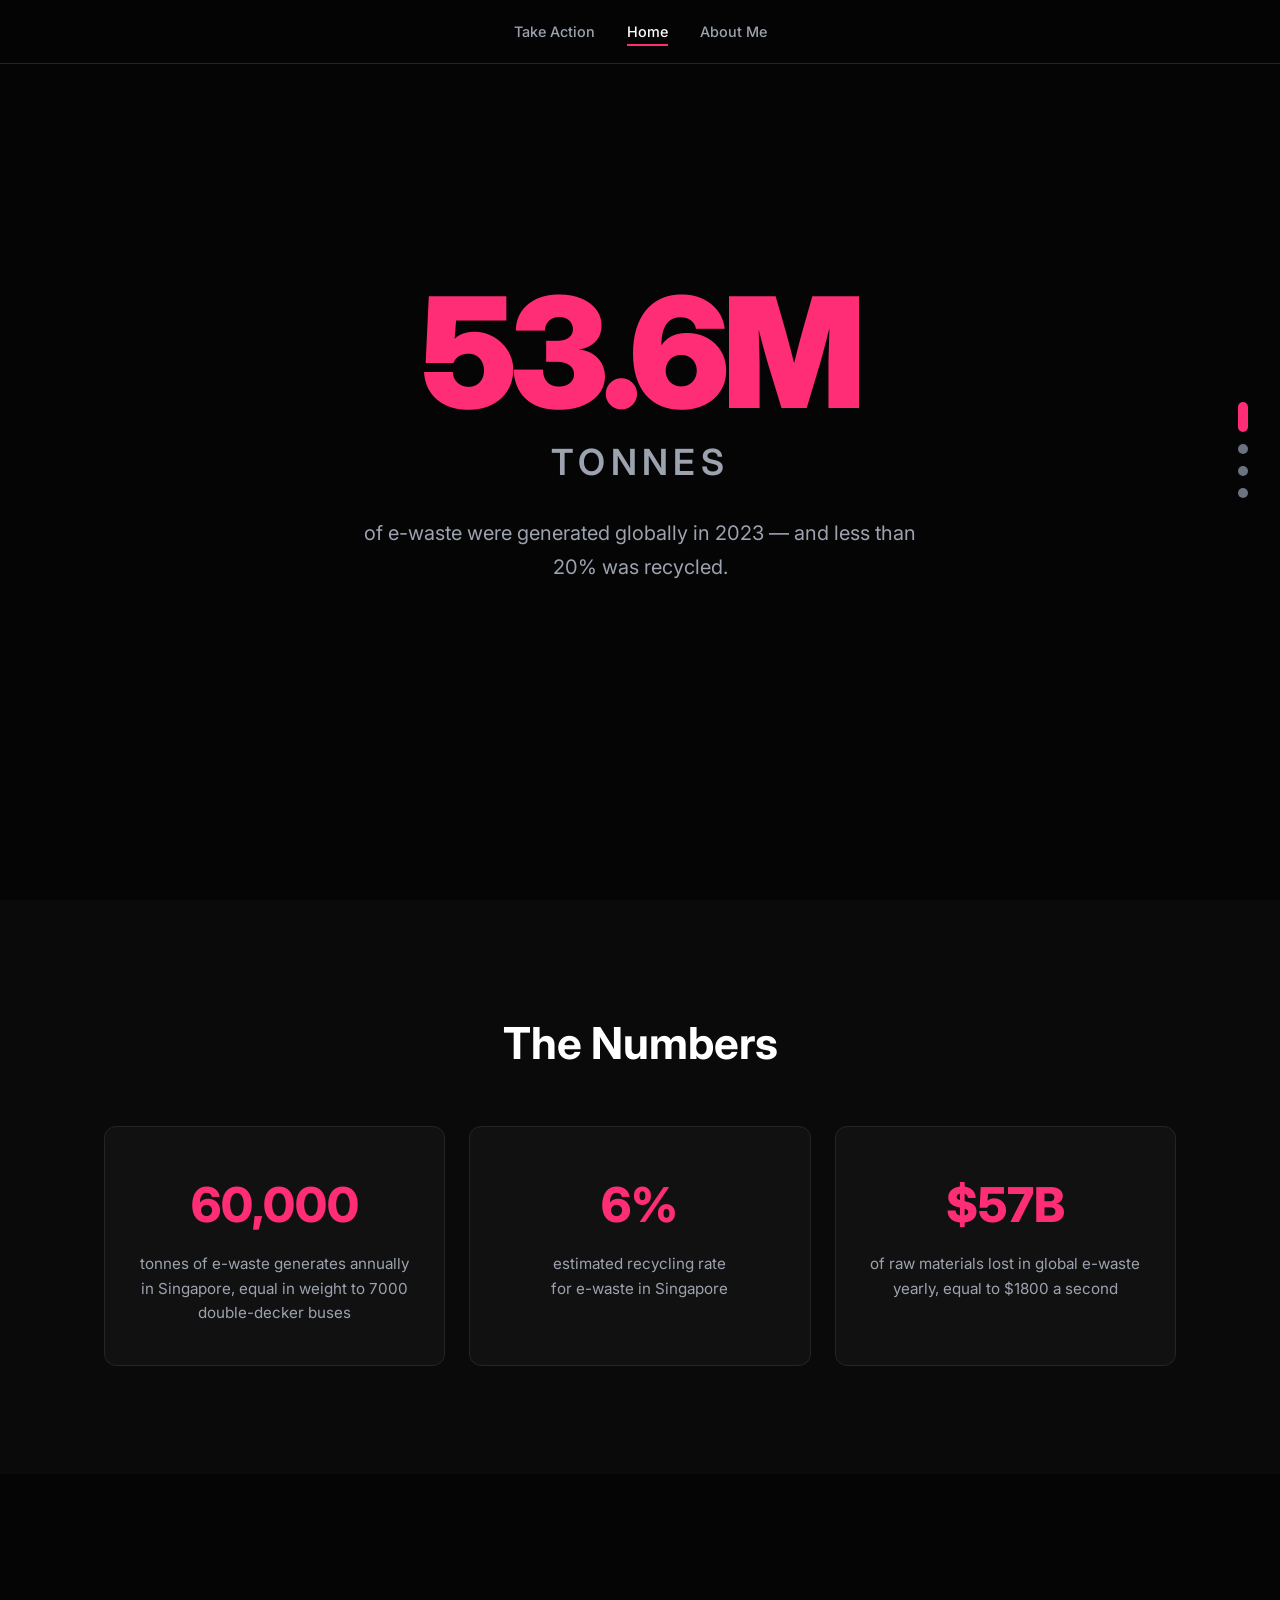
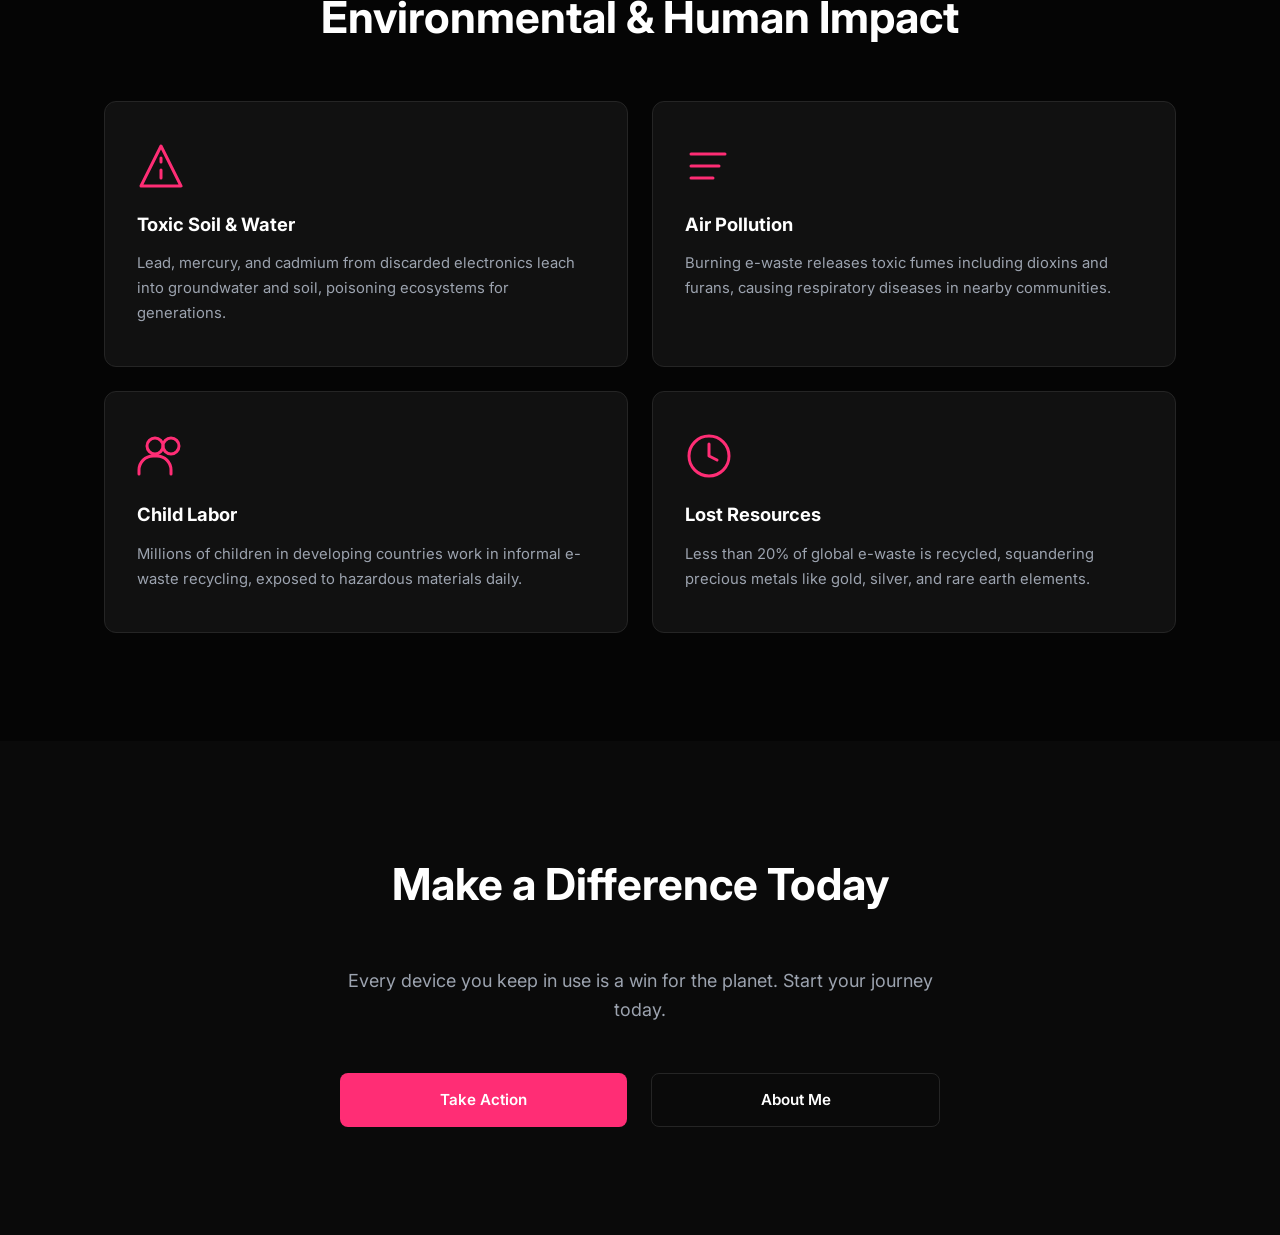
<file: index.html>
<!doctype html>
<html lang="en">
  <head>
    <meta charset="UTF-8" />
    <meta name="viewport" content="width=device-width, initial-scale=1.0" />
    <title>E-Waste</title>
    <link rel="stylesheet" href="styles/style.css" />
  </head>
  <body>
    <!-- ===== navbar ===== -->
    <nav class="navbar">
      <div class="nav-container">
        <ul class="nav-links" id="navLinks">
          <li><a href="pages/action.html" class="nav-link">Take Action</a></li>
          <li><a href="index.html" class="nav-link active">Home</a></li>
          <li><a href="pages/about.html" class="nav-link">About Me</a></li>
        </ul>
      </div>
    </nav>

    <main>
      <!-- ===== hero section ===== -->
      <section class="hero hero-home" id="hero">
        <div class="stat-hero">
          <span class="stat-number">53.6M</span>
          <span class="stat-unit">tonnes</span>
        </div>
        <p class="stat-description">
          of e-waste were generated globally in 2023 — and less than 20% was
          recycled.
        </p>
      </section>

      <!-- ===== stats (chatgpt) ===== -->
      <section class="section stats-section" id="stats">
        <div class="container">
          <h2 class="section-title">The Numbers</h2>
          <div class="stats-grid">
            <div class="stat-card">
              <h3 class="stat-card-number">60,000</h3>
              <p class="stat-card-label">
                tonnes of e-waste generates annually in Singapore, equal in
                weight to 7000 double-decker buses
              </p>
            </div>
            <div class="stat-card">
              <h3 class="stat-card-number">6%</h3>
              <p class="stat-card-label">
                estimated recycling rate<br />for e-waste in Singapore
              </p>
            </div>
            <div class="stat-card">
              <h3 class="stat-card-number">$57B</h3>
              <p class="stat-card-label">
                of raw materials lost in global e-waste yearly, equal to $1800 a
                second
              </p>
            </div>
          </div>
        </div>
      </section>

      <!-- ===== highlight environmental and human impact ===== -->
      <section class="section impact-section" id="impact">
        <div class="container">
          <h2 class="section-title">Environmental & Human Impact</h2>
          <div class="impact-grid">
            <div class="impact-card">
              <div class="card-icon">
                <!-- warning symbol -->
                <svg
                  viewBox="0 0 24 24"
                  fill="none"
                  stroke="currentColor"
                  stroke-width="1.5"
                  stroke-linecap="round"
                  stroke-linejoin="round"
                >
                  <path d="M2 22L12 2l10 20H2z" />
                  <path d="M12 18v-4" />
                  <path d="M12 10v-2" />
                </svg>
              </div>
              <h3>Toxic Soil & Water</h3>
              <p>
                Lead, mercury, and cadmium from discarded electronics leach into
                groundwater and soil, poisoning ecosystems for generations.
              </p>
            </div>
            <div class="impact-card">
              <div class="card-icon">
                <!-- air symbol -->
                <svg
                  viewBox="0 0 24 24"
                  fill="none"
                  stroke="currentColor"
                  stroke-width="1.5"
                  stroke-linecap="round"
                  stroke-linejoin="round"
                >
                  <path d="M3 12h14" />
                  <path d="M3 18h11" />
                  <path d="M3 6h17" />
                </svg>
              </div>
              <h3>Air Pollution</h3>
              <p>
                Burning e-waste releases toxic fumes including dioxins and
                furans, causing respiratory diseases in nearby communities.
              </p>
            </div>
            <div class="impact-card">
              <div class="card-icon">
                <!-- people icon -->
                <svg
                  viewBox="0 0 24 24"
                  fill="none"
                  stroke="currentColor"
                  stroke-width="1.5"
                  stroke-linecap="round"
                  stroke-linejoin="round"
                >
                  <circle cx="9" cy="7" r="4" />
                  <path d="M1 21v-2a7 7 0 0 1 7-7h2a7 7 0 0 1 7 7v2" />
                  <circle cx="17" cy="7" r="4" />
                </svg>
              </div>
              <h3>Child Labor</h3>
              <p>
                Millions of children in developing countries work in informal
                e-waste recycling, exposed to hazardous materials daily.
              </p>
            </div>
            <div class="impact-card">
              <div class="card-icon">
                <!-- time icon -->
                <svg
                  viewBox="0 0 24 24"
                  fill="none"
                  stroke="currentColor"
                  stroke-width="1.5"
                  stroke-linecap="round"
                  stroke-linejoin="round"
                >
                  <circle cx="12" cy="12" r="10" />
                  <path d="M12 6v6l4 2" />
                </svg>
              </div>
              <h3>Lost Resources</h3>
              <p>
                Less than 20% of global e-waste is recycled, squandering
                precious metals like gold, silver, and rare earth elements.
              </p>
            </div>
          </div>
        </div>
      </section>

      <!-- ===== call to action ===== -->
      <section class="section cta-section" id="cta">
        <div class="container">
          <div class="cta-content">
            <h2 class="section-title">Make a Difference Today</h2>
            <p class="section-subtitle">
              Every device you keep in use is a win for the planet. Start your
              journey today.
            </p>
            <div class="cta-buttons">
              <a href="pages/action.html" class="btn btn-primary"
                >Take Action</a
              >
              <a href="pages/about.html" class="btn btn-secondary">About Me</a>
            </div>
          </div>
        </div>
      </section>
      <nav class="section-dots" aria-label="Section navigation">
        <a href="#hero" class="dot active"></a>
        <a href="#stats" class="dot"></a>
        <a href="#impact" class="dot"></a>
        <a href="#cta" class="dot"></a>
      </nav>
    </main>

    <script src="scripts/main.js"></script>
  </body>
</html>
</file>
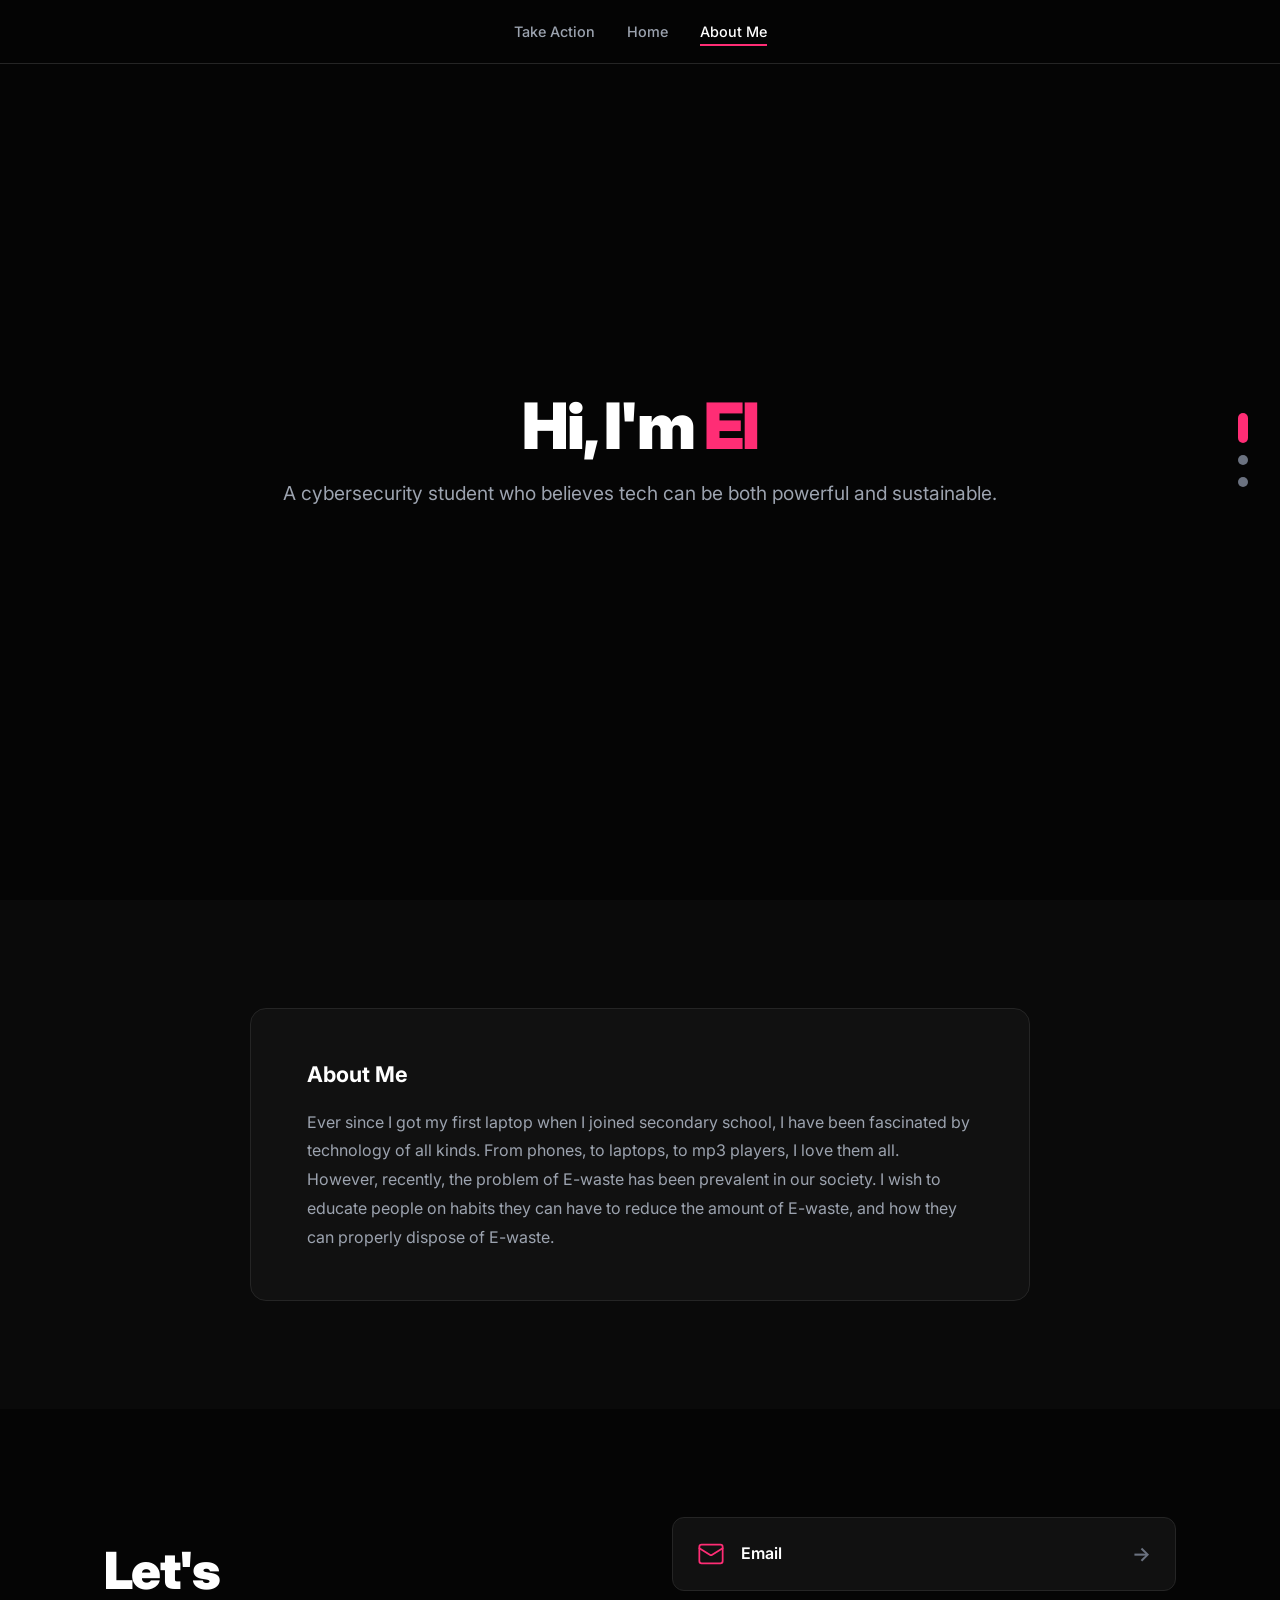
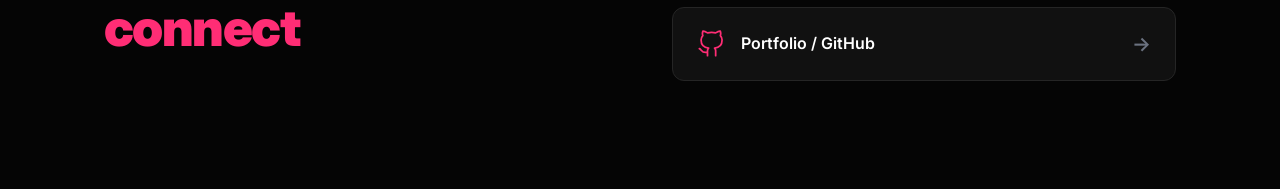
<file: pages/about.html>
<!doctype html>
<html lang="en">
  <head>
    <meta charset="UTF-8" />
    <meta name="viewport" content="width=device-width, initial-scale=1.0" />
    <title>E-Waste</title>
    <link rel="stylesheet" href="../styles/style.css" />
  </head>
  <body>
    <!-- ===== navbar ===== -->
    <nav class="navbar">
      <div class="nav-container">
        <ul class="nav-links" id="navLinks">
          <li><a href="action.html" class="nav-link">Take Action</a></li>
          <li><a href="../index.html" class="nav-link">Home</a></li>
          <li><a href="about.html" class="nav-link active">About Me</a></li>
        </ul>
      </div>
    </nav>

    <main>
      <!-- ===== intro ===== -->
      <section class="hero-about" id="hero">
        <div class="about-hero-text">
          <h1>Hi, I'm <span class="highlight">El</span></h1>
          <p class="tagline">
            A cybersecurity student who believes tech can be both powerful and
            sustainable.
          </p>
        </div>
      </section>

      <!-- about me -->
      <section class="section beliefs-section" id="beliefs">
        <div class="beliefs-card">
          <h2>About Me</h2>
          <p>
            Ever since I got my first laptop when I joined secondary school, I
            have been fascinated by technology of all kinds. From phones, to
            laptops, to mp3 players, I love them all. However, recently, the
            problem of E-waste has been prevalent in our society. I wish to
            educate people on habits they can have to reduce the amount of
            E-waste, and how they can properly dispose of E-waste.
          </p>
        </div>
      </section>

      <!-- ===== contact me ===== -->
      <section class="section contact-section" id="contact">
        <div class="container">
          <div class="contact-grid">
            <div class="contact-left">
              <h2>Let's<br /><span class="highlight">connect</span></h2>
            </div>
            <div class="contact-right">
              <!-- email -->
              <a href="mailto:fxg4@icloud.com" class="contact-link">
                <span class="link-icon">
                  <!-- email icon -->
                  <svg
                    viewBox="0 0 24 24"
                    fill="none"
                    stroke="currentColor"
                    stroke-width="1.5"
                    stroke-linecap="round"
                    stroke-linejoin="round"
                  >
                    <rect x="2" y="4" width="20" height="16" rx="2" />
                    <path d="m22 7-8.97 5.7a1.94 1.94 0 0 1-2.06 0L2 7" />
                  </svg>
                </span>
                Email
                <span class="link-arrow">&rarr;</span>
              </a>

              <!-- github -->
              <a
                href="https://github.com/ellipticobj"
                target="_blank"
                rel="noopener noreferrer"
                class="contact-link"
              >
                <span class="link-icon">
                  <!-- github icon -->
                  <svg
                    viewBox="0 0 24 24"
                    fill="none"
                    stroke="currentColor"
                    stroke-width="1.5"
                    stroke-linecap="round"
                    stroke-linejoin="round"
                  >
                    <path
                      d="M9 19c-5 1.5-5-2.5-7-3m14 6v-3.87a3.37 3.37 0 0 0-.94-2.61c3.14-.35 6.44-1.54 6.44-7A5.44 5.44 0 0 0 20 4.77 5.07 5.07 0 0 0 19.91 1S18.73.65 16 2.48a13.38 13.38 0 0 0-7 0C6.27.65 5.09 1 5.09 1A5.07 5.07 0 0 0 5 4.77a5.44 5.44 0 0 0-1.5 3.78c0 5.42 3.3 6.61 6.44 7A3.37 3.37 0 0 0 9 18.13V22"
                    />
                  </svg>
                </span>
                Portfolio / GitHub
                <span class="link-arrow">&rarr;</span>
              </a>
            </div>
          </div>
        </div>
      </section>
      <nav class="section-dots" aria-label="Section navigation">
        <a href="#hero" class="dot active"></a>
        <a href="#beliefs" class="dot"></a>
        <a href="#contact" class="dot"></a>
      </nav>
    </main>

    <script src="../scripts/main.js"></script>
  </body>
</html>
</file>
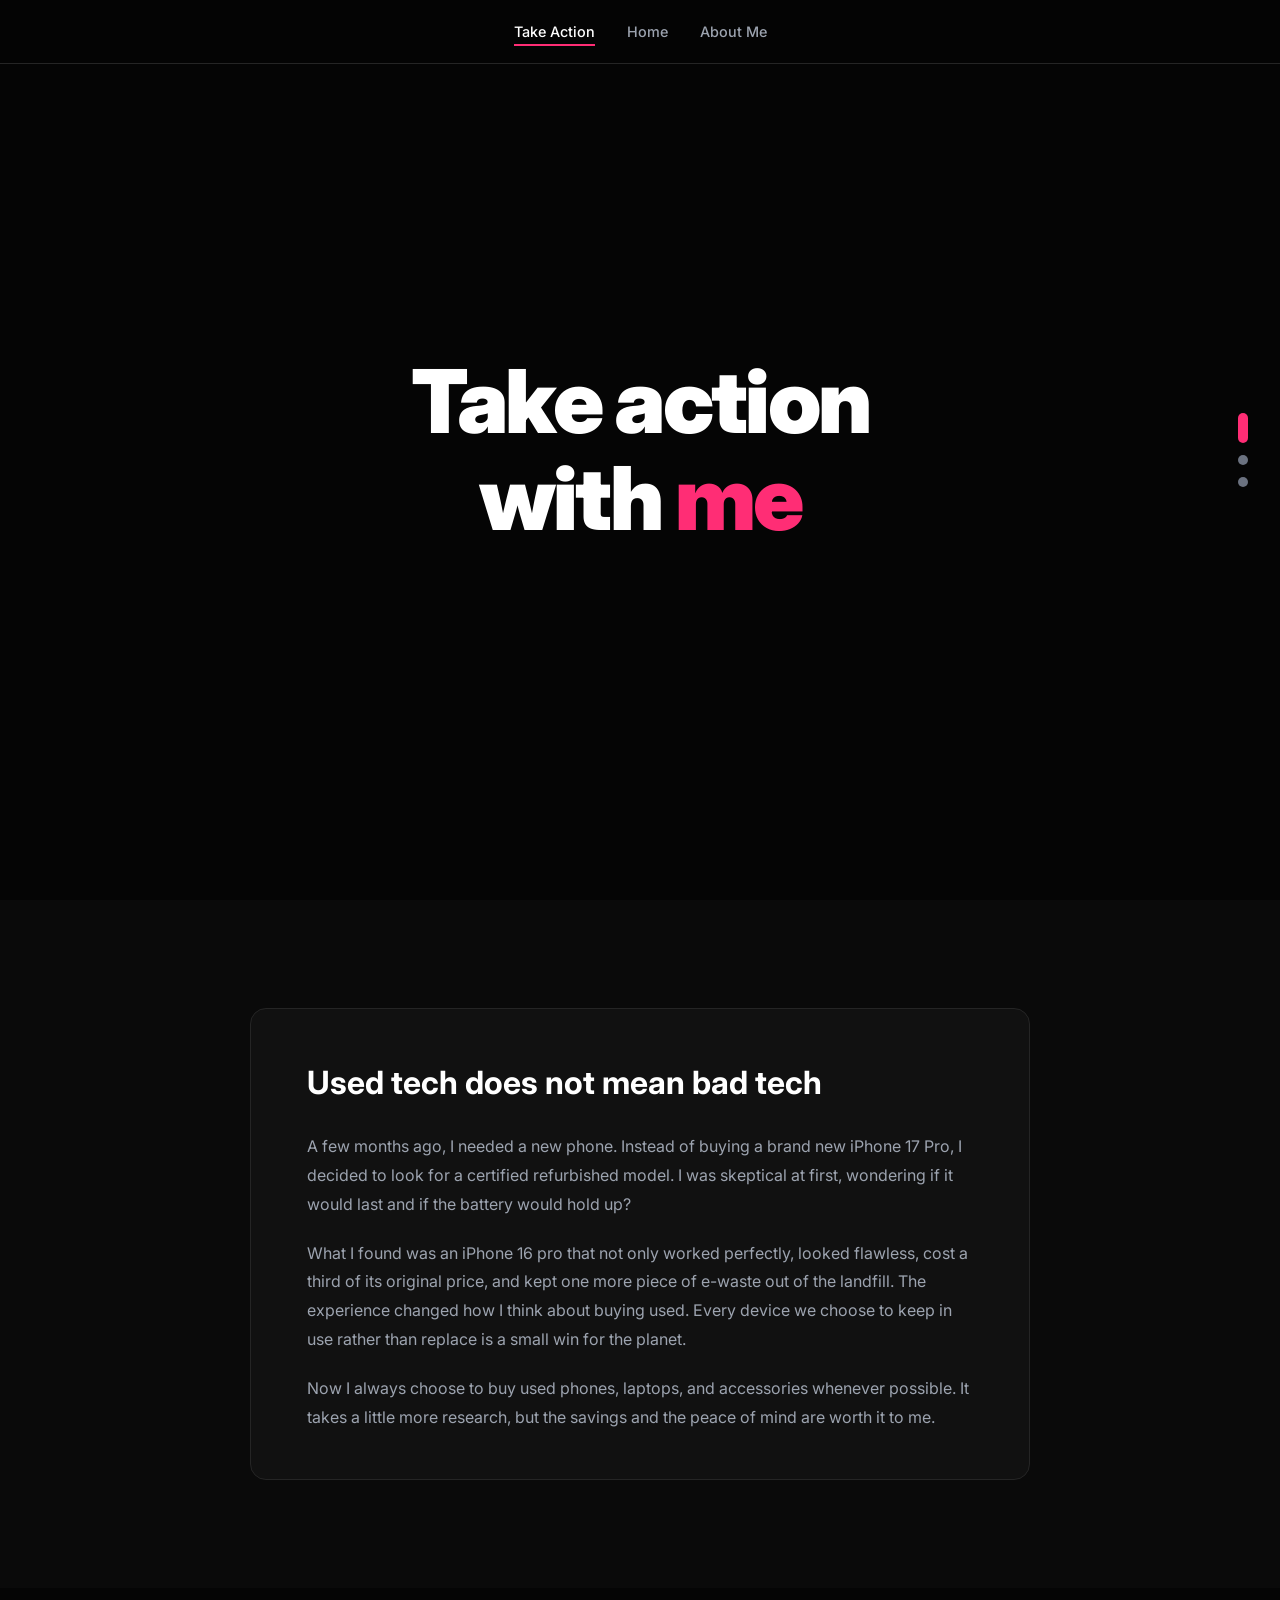
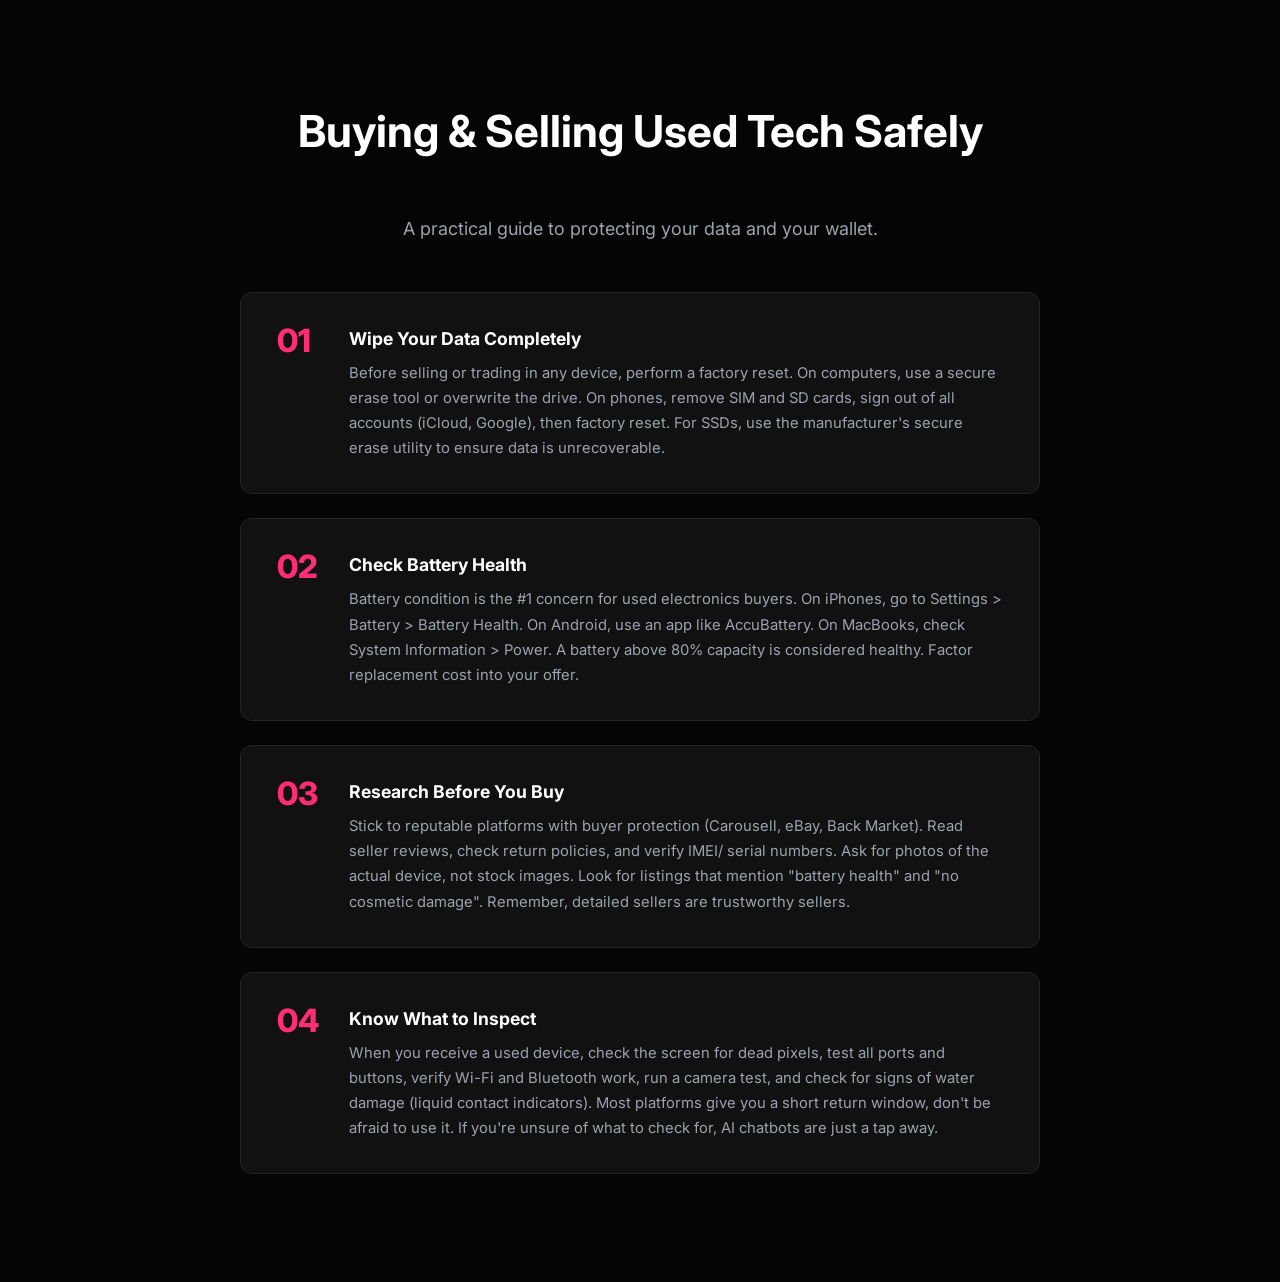
<file: pages/action.html>
<!doctype html>
<html lang="en">
  <head>
    <meta charset="UTF-8" />
    <meta name="viewport" content="width=device-width, initial-scale=1.0" />
    <title>Take Action — E-Waste Awareness</title>
    <meta
      name="description"
      content="Practical steps to reduce your e-waste footprint: my story and a guide to buying and selling used tech safely."
    />
    <link rel="stylesheet" href="../styles/style.css" />
  </head>
  <body>
    <!-- ===== navbar ===== -->
    <nav class="navbar">
      <div class="nav-container">
        <ul class="nav-links" id="navLinks">
          <li><a href="action.html" class="nav-link active">Take Action</a></li>
          <li><a href="../index.html" class="nav-link">Home</a></li>
          <li><a href="about.html" class="nav-link">About Me</a></li>
        </ul>
      </div>
    </nav>

    <main>
      <!-- ===== hero section ===== -->
      <section class="hero hero-action" id="hero">
        <h1>Take action<br />with <span class="highlight">me</span></h1>
      </section>

      <!-- ===== === -->
      <section class="section story-section" id="story">
        <div class="story-card">
          <h2>Used tech does not mean bad tech</h2>
          <p>
            A few months ago, I needed a new phone. Instead of buying a brand
            new iPhone 17 Pro, I decided to look for a certified refurbished
            model. I was skeptical at first, wondering if it would last and if
            the battery would hold up?
          </p>
          <p>
            What I found was an iPhone 16 pro that not only worked perfectly,
            looked flawless, cost a third of its original price, and kept one
            more piece of e-waste out of the landfill. The experience changed
            how I think about buying used. Every device we choose to keep in use
            rather than replace is a small win for the planet.
          </p>
          <p>
            Now I always choose to buy used phones, laptops, and accessories
            whenever possible. It takes a little more research, but the savings
            and the peace of mind are worth it to me.
          </p>
        </div>
      </section>

      <!-- ===== guide ===== -->
      <section class="section guide-section" id="guide">
        <div class="container">
          <h2 class="section-title">Buying & Selling Used Tech Safely</h2>
          <p class="section-subtitle">
            A practical guide to protecting your data and your wallet.
          </p>
          <div class="guide-grid">
            <div class="guide-card">
              <span class="guide-number">01</span>
              <div class="guide-content">
                <h3>Wipe Your Data Completely</h3>
                <p>
                  Before selling or trading in any device, perform a factory
                  reset. On computers, use a secure erase tool or overwrite the
                  drive. On phones, remove SIM and SD cards, sign out of all
                  accounts (iCloud, Google), then factory reset. For SSDs, use
                  the manufacturer's secure erase utility to ensure data is
                  unrecoverable.
                </p>
              </div>
            </div>
            <div class="guide-card">
              <span class="guide-number">02</span>
              <div class="guide-content">
                <h3>Check Battery Health</h3>
                <p>
                  Battery condition is the #1 concern for used electronics
                  buyers. On iPhones, go to Settings > Battery > Battery Health.
                  On Android, use an app like AccuBattery. On MacBooks, check
                  System Information > Power. A battery above 80% capacity is
                  considered healthy. Factor replacement cost into your offer.
                </p>
              </div>
            </div>
            <div class="guide-card">
              <span class="guide-number">03</span>
              <div class="guide-content">
                <h3>Research Before You Buy</h3>
                <p>
                  Stick to reputable platforms with buyer protection (Carousell,
                  eBay, Back Market). Read seller reviews, check return
                  policies, and verify IMEI/ serial numbers. Ask for photos of
                  the actual device, not stock images. Look for listings that
                  mention "battery health" and "no cosmetic damage". Remember,
                  detailed sellers are trustworthy sellers.
                </p>
              </div>
            </div>
            <div class="guide-card">
              <span class="guide-number">04</span>
              <div class="guide-content">
                <h3>Know What to Inspect</h3>
                <p>
                  When you receive a used device, check the screen for dead
                  pixels, test all ports and buttons, verify Wi-Fi and Bluetooth
                  work, run a camera test, and check for signs of water damage
                  (liquid contact indicators). Most platforms give you a short
                  return window, don't be afraid to use it. If you're unsure of
                  what to check for, AI chatbots are just a tap away.
                </p>
              </div>
            </div>
          </div>
        </div>
      </section>
      <nav class="section-dots" aria-label="Section navigation">
        <a href="#hero" class="dot active"></a>
        <a href="#story" class="dot"></a>
        <a href="#guide" class="dot"></a>
      </nav>
    </main>

    <script src="../scripts/main.js"></script>
  </body>
</html>
</file>
<file: styles/style.css>
@import url("https://fonts.googleapis.com/css2?family=Inter:wght@500;600;700;800;900&display=swap");

/* Design tokens */
:root {
  --black: #050505; /* main background */
  --dark-gray: #0a0a0a; /* section background */
  --mid-gray: #111111; /* card background */
  --border-gray: #252525; /* borders */
  --text-primary: #ffffff; /* headings, body text */
  --text-secondary: #9ca3af; /* captions, descriptions */
  --text-muted: #6b7280; /* low-emphasis elements */
  --accent: #ff2d75; /* accent color */
  --font-sans: "Inter", sans-serif;
  --max-width: 1200px;
  --nav-height: 64px;
}

/* Reset */
*,
*::before,
*::after {
  box-sizing: border-box;
  margin: 0;
  padding: 0;
}

/* Base */
html {
  scroll-behavior: smooth;
  scroll-padding-top: var(--nav-height);
  scrollbar-width: none;
}

html::-webkit-scrollbar {
  display: none;
}

body {
  font-family: var(--font-sans);
  background-color: var(--black);
  color: var(--text-primary);
  line-height: 1.6;
  min-height: 100dvh;
}

a {
  color: inherit;
  text-decoration: none;
}

ul {
  list-style: none;
}

/* Utilities */
.container {
  max-width: var(--max-width);
  margin: 0 auto;
  padding: 0 5vw;
}

.section {
  padding: 12vh 0;
}

.section-title {
  font-size: clamp(1.75rem, 4vw, 2.75rem);
  font-weight: 700;
  text-align: center;
  margin-bottom: 3rem;
}

.section-subtitle {
  font-size: clamp(1rem, 2vw, 1.125rem);
  color: var(--text-secondary);
  text-align: center;
  max-width: 600px;
  margin: 0 auto 3rem;
}

.navbar {
  position: fixed;
  top: 0;
  left: 0;
  width: 100%;
  height: var(--nav-height);
  background: rgba(5, 5, 5, 0.85);
  backdrop-filter: blur(12px);
  border-bottom: 1px solid var(--border-gray);
  z-index: 1000;
}

.nav-container {
  max-width: var(--max-width);
  margin: 0 auto;
  padding: 0 5vw;
  height: 100%;
  display: flex;
  align-items: center;
  justify-content: center;
}

.nav-links {
  display: flex;
  align-items: center;
  gap: 2rem;
}

.nav-link {
  font-size: 0.9rem;
  font-weight: 500;
  color: var(--text-secondary);
  position: relative;
  padding: 0.25rem 0;
}

.nav-link::after {
  content: "";
  position: absolute;
  bottom: -2px;
  left: 0;
  width: 0;
  height: 2px;
  background: var(--accent);
  transition: width 0.3s ease;
}

.nav-link:hover,
.nav-link.active {
  color: var(--text-primary);
}

.nav-link:hover::after,
.nav-link.active::after {
  width: 100%;
}

/* Buttons */
.btn {
  display: inline-flex;
  align-items: center;
  justify-content: center;
  gap: 0.5rem;
  padding: 0.875rem 2rem;
  font-size: 0.95rem;
  font-weight: 600;
  border: none;
  border-radius: 8px;
  cursor: pointer;
  transition: all 0.3s ease;
}

.btn-primary {
  background: var(--accent);
  color: var(--text-primary);
}

.btn-primary:hover {
  background: var(--accent);
  transform: translateY(-2px);
  box-shadow: 0 8px 30px rgba(255, 45, 117, 0.3);
}

.btn-secondary {
  background: transparent;
  color: var(--text-primary);
  border: 1px solid var(--border-gray);
}

.btn-secondary:hover {
  border-color: var(--text-secondary);
  background: rgba(255, 255, 255, 0.05);
  transform: translateY(-2px);
}

/* Home page hero */
.hero {
  min-height: 100vh;
  display: flex;
  flex-direction: column;
  justify-content: center;
  align-items: center;
  text-align: center;
  padding: 8vh 5vw;
  position: relative;
}

.hero-home,
.hero-action {
  background: var(--black);
}

/* Hero stat (53.6M tonnes) */
.stat-hero {
  display: flex;
  flex-direction: column;
  align-items: center;
  gap: 0.25rem;
  margin-bottom: 1.5rem;
}

.stat-number {
  font-size: clamp(4rem, 12vw, 10rem);
  font-weight: 900;
  line-height: 1;
  color: var(--accent);
  letter-spacing: -0.04em;
}

.stat-unit {
  font-size: clamp(1.25rem, 3vw, 2.25rem);
  font-weight: 600;
  color: var(--text-secondary);
  letter-spacing: 0.15em;
  text-transform: uppercase;
}

.stat-description {
  font-size: clamp(1rem, 2vw, 1.25rem);
  color: var(--text-secondary);
  max-width: 600px;
  margin-bottom: 2.5rem;
  line-height: 1.7;
}

/* Stats grid (3 cards) */
.stats-section {
  background: var(--dark-gray);
}

.stats-grid {
  display: grid;
  grid-template-columns: repeat(3, 1fr);
  gap: 1.5rem;
}

.stat-card {
  background: var(--mid-gray);
  border: 1px solid var(--border-gray);
  border-radius: 12px;
  padding: 2.5rem 2rem;
  text-align: center;
}

.stat-card:hover {
  border-color: var(--accent);
  transform: translateY(-4px);
  box-shadow: 0 12px 40px rgba(255, 45, 117, 0.1);
}

.stat-card-number {
  font-size: clamp(2rem, 4vw, 3rem);
  font-weight: 800;
  color: var(--accent);
  margin-bottom: 0.5rem;
}

.stat-card-label {
  color: var(--text-secondary);
  font-size: 0.95rem;
  line-height: 1.6;
}

/* Impact grid (2x2 cards) */
.impact-section {
  background: var(--black);
}

.impact-grid {
  display: grid;
  grid-template-columns: repeat(2, 1fr);
  gap: 1.5rem;
}

.impact-card {
  background: var(--mid-gray);
  border: 1px solid var(--border-gray);
  border-radius: 12px;
  padding: 2.5rem 2rem;
}

.impact-card:hover {
  border-color: var(--accent);
  transform: translateY(-4px);
  box-shadow: 0 12px 40px rgba(255, 45, 117, 0.08);
}

.impact-card .card-icon {
  width: 48px;
  height: 48px;
  margin-bottom: 1.25rem;
  color: var(--accent);
}

.impact-card .card-icon svg {
  width: 100%;
  height: 100%;
}

.impact-card h3 {
  font-size: 1.15rem;
  font-weight: 700;
  margin-bottom: 0.75rem;
}

.impact-card p {
  color: var(--text-secondary);
  font-size: 0.925rem;
  line-height: 1.7;
}

/* CTA section */
.cta-section {
  background: var(--dark-gray);
  text-align: center;
}

.cta-content {
  max-width: 600px;
  margin: 0 auto;
}

.cta-buttons {
  display: flex;
  gap: 1.5rem;
  margin-top: 1rem;
}

.cta-buttons .btn {
  flex: 1;
}

/* Action page hero */
.hero-action h1 {
  font-size: clamp(2.5rem, 7vw, 5.5rem);
  font-weight: 900;
  line-height: 1.1;
  letter-spacing: -0.03em;
  max-width: 800px;
}

.hero-action h1 .highlight {
  color: var(--accent);
}

/* Story card */
.story-section {
  background: var(--dark-gray);
}

.story-card {
  background: var(--mid-gray);
  border: 1px solid var(--border-gray);
  border-radius: 16px;
  padding: 3rem 3.5rem;
  max-width: 780px;
  width: 100%;
  margin: 0 auto;
}

.story-card h2 {
  font-size: clamp(1.5rem, 3vw, 2rem);
  font-weight: 700;
  margin-bottom: 1.5rem;
}

.story-card p {
  color: var(--text-secondary);
  font-size: 1rem;
  line-height: 1.8;
  margin-bottom: 1.25rem;
}

.story-card p:last-child {
  margin-bottom: 0;
}

/* Guide cards */
.guide-section {
  background: var(--black);
}

.guide-grid {
  display: flex;
  flex-direction: column;
  gap: 1.5rem;
  max-width: 800px;
  margin: 0 auto;
}

.guide-card {
  display: flex;
  gap: 1.5rem;
  background: var(--mid-gray);
  border: 1px solid var(--border-gray);
  border-radius: 12px;
  padding: 2rem 2.25rem;
  align-items: flex-start;
}

.guide-card:hover {
  border-color: var(--accent);
  transform: translateX(6px);
  box-shadow: 0 8px 30px rgba(255, 45, 117, 0.08);
}

.guide-number {
  font-size: 2rem;
  font-weight: 800;
  color: var(--accent);
  min-width: 3rem;
  line-height: 1;
}

.guide-content h3 {
  font-size: 1.1rem;
  font-weight: 700;
  margin-bottom: 0.5rem;
}

.guide-content p {
  color: var(--text-secondary);
  font-size: 0.925rem;
  line-height: 1.7;
}

/* About page hero */
.hero-about {
  min-height: 100vh;
  display: flex;
  flex-direction: column;
  justify-content: center;
  align-items: center;
  text-align: center;
  padding: 8vh 5vw;
  background: var(--black);
}

.about-hero-text h1 {
  font-size: clamp(2.5rem, 5vw, 4rem);
  font-weight: 900;
  line-height: 1.1;
  letter-spacing: -0.03em;
  margin-bottom: 1rem;
}

.about-hero-text h1 .highlight {
  color: var(--accent);
}

.about-hero-text .tagline {
  font-size: clamp(1.05rem, 1.5vw, 1.25rem);
  color: var(--text-secondary);
  line-height: 1.6;
}

/* Beliefs card */
.beliefs-section {
  background: var(--dark-gray);
}

.beliefs-card {
  background: var(--mid-gray);
  border: 1px solid var(--border-gray);
  border-radius: 16px;
  padding: 3rem 3.5rem;
  max-width: 780px;
  width: 100%;
  margin: 0 auto;
}

.beliefs-card h2 {
  font-size: clamp(1.15rem, 2vw, 1.35rem);
  font-weight: 700;
  margin-bottom: 1rem;
}

.beliefs-card p {
  color: var(--text-secondary);
  font-size: 1rem;
  line-height: 1.8;
}

/* Contact section */
.contact-section {
  background: var(--black);
  padding: 12vh 0;
}

.contact-grid {
  display: grid;
  grid-template-columns: 1fr 1fr;
  gap: 4rem;
  max-width: var(--max-width);
  margin: 0 auto;
  width: 100%;
  align-items: center;
}

.contact-left h2 {
  font-size: clamp(2rem, 4vw, 3.5rem);
  font-weight: 900;
  line-height: 1.1;
  letter-spacing: -0.03em;
}

.contact-left h2 .highlight {
  color: var(--accent);
}

.contact-right {
  display: flex;
  flex-direction: column;
  gap: 1rem;
}

.contact-link {
  display: flex;
  align-items: center;
  gap: 1rem;
  padding: 1.25rem 1.5rem;
  background: var(--mid-gray);
  border: 1px solid var(--border-gray);
  border-radius: 12px;
  font-size: 1rem;
  font-weight: 600;
}

.contact-link:hover {
  border-color: var(--accent);
  transform: translateX(6px);
  box-shadow: 0 8px 30px rgba(255, 45, 117, 0.08);
}

.contact-link .link-icon {
  width: 28px;
  height: 28px;
  color: var(--accent);
}

.contact-link .link-icon svg {
  width: 100%;
  height: 100%;
}

.contact-link .link-arrow {
  margin-left: auto;
  color: var(--text-muted);
  font-size: 1.25rem;
}

.contact-link:hover .link-arrow {
  transform: translateX(4px);
}

/* Section dots (scroll spy) */
.section-dots {
  position: fixed;
  right: 2rem;
  top: 50%;
  transform: translateY(-50%);
  display: flex;
  flex-direction: column;
  align-items: center;
  gap: 0.75rem;
  z-index: 999;
}

.section-dots .dot {
  display: block;
  width: 10px;
  height: 10px;
  border-radius: 50%;
  background: var(--text-muted);
  transition: all 0.3s ease;
  cursor: pointer;
}

.section-dots .dot.active {
  width: 10px;
  height: 30px;
  border-radius: 5px;
  background: var(--accent);
}
</file>
